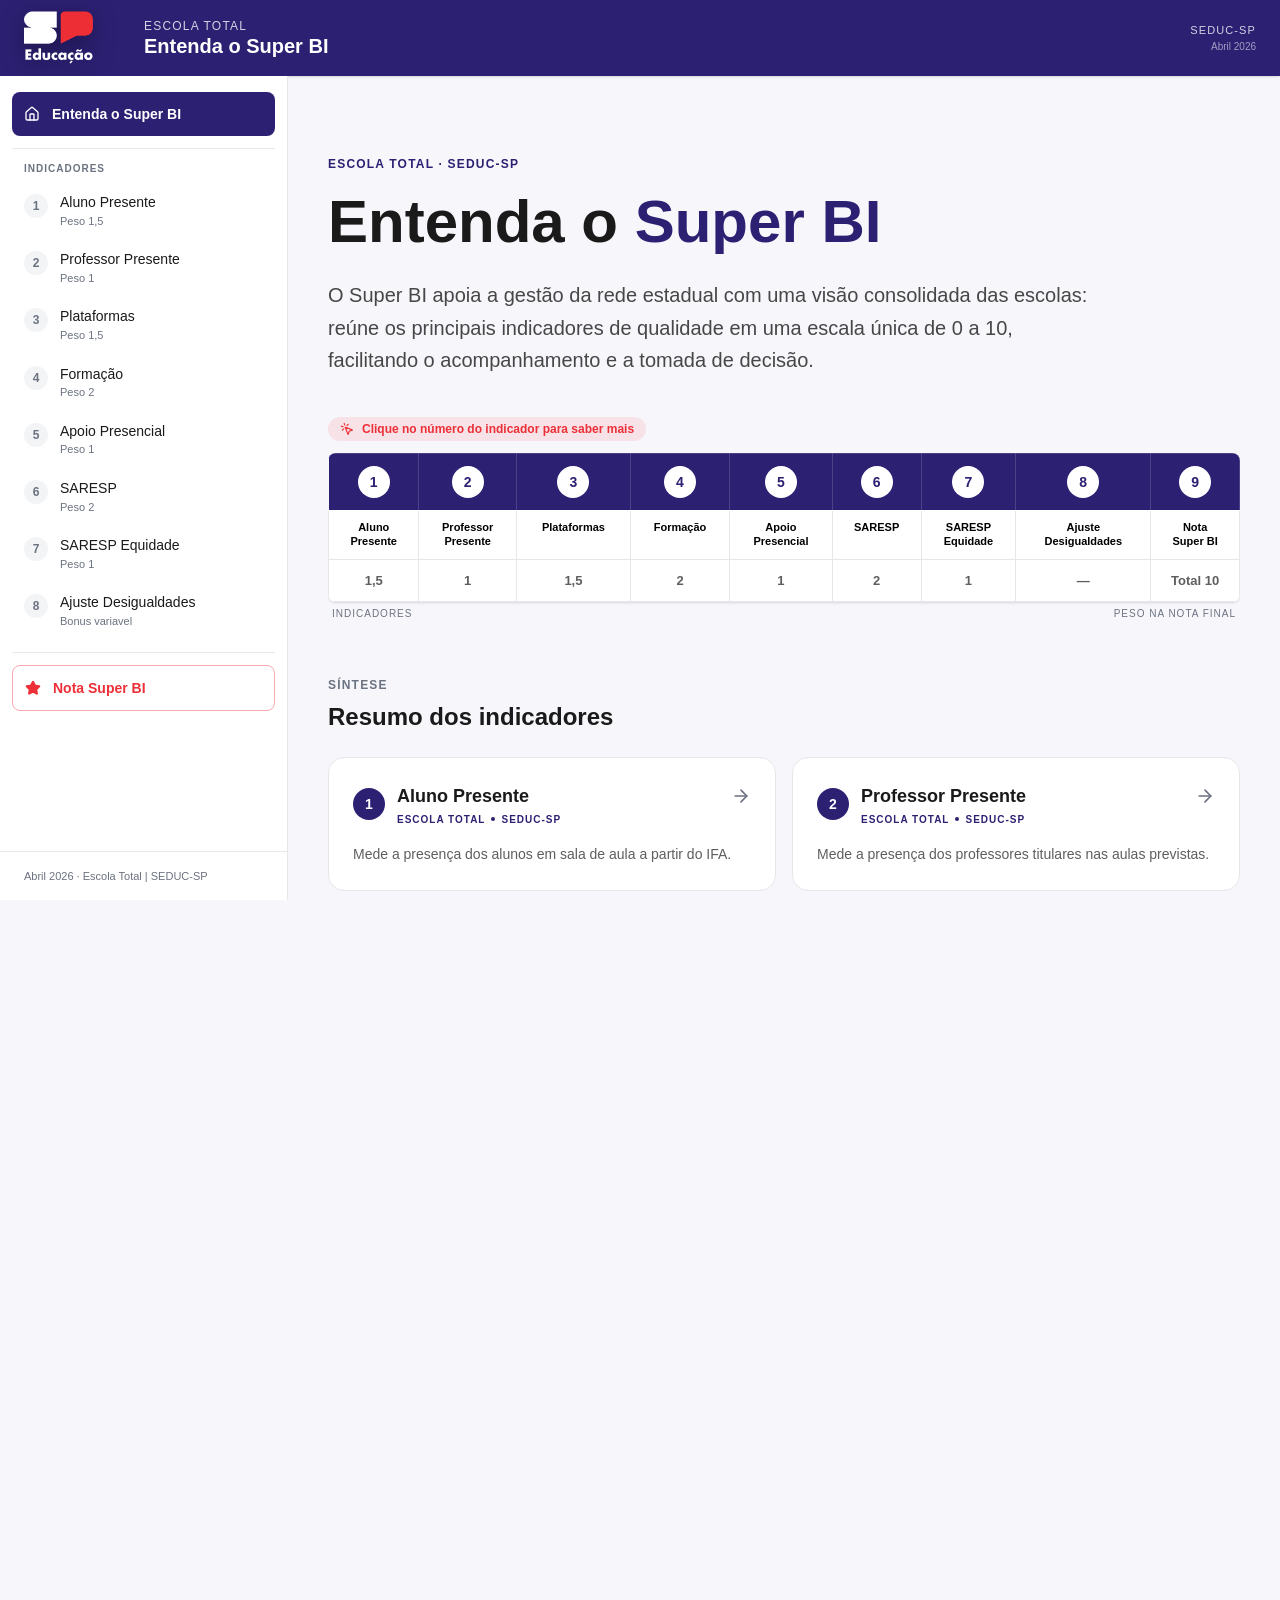
<file: entenda-super-bi/index.html>
<!doctype html>
<html lang="pt-BR">
  <head>
    <meta charset="UTF-8" />
    <meta name="viewport" content="width=device-width, initial-scale=1.0" />
    <title>Entenda o Super BI · Escola Total · SEDUC-SP</title>
    <meta name="description" content="Explicação clara de cada indicador do Super BI 2026 da SEDUC-SP, com simuladores interativos." />
    <script type="module" crossorigin src="./assets/index-CKU4sby1.js"></script>
    <link rel="stylesheet" crossorigin href="./assets/index-DVgIN43b.css">
  </head>
  <body>
    <div id="root"></div>
  </body>
</html>
</file>
<file: entenda-super-bi/assets/index-DVgIN43b.css>
/*! tailwindcss v4.2.2 | MIT License | https://tailwindcss.com */
@layer properties{@supports (((-webkit-hyphens:none)) and (not (margin-trim:inline))) or ((-moz-orient:inline) and (not (color:rgb(from red r g b)))){*,:before,:after,::backdrop{--tw-translate-x:0;--tw-translate-y:0;--tw-translate-z:0;--tw-rotate-x:initial;--tw-rotate-y:initial;--tw-rotate-z:initial;--tw-skew-x:initial;--tw-skew-y:initial;--tw-scroll-snap-strictness:proximity;--tw-space-y-reverse:0;--tw-border-style:solid;--tw-gradient-position:initial;--tw-gradient-from:#0000;--tw-gradient-via:#0000;--tw-gradient-to:#0000;--tw-gradient-stops:initial;--tw-gradient-via-stops:initial;--tw-gradient-from-position:0%;--tw-gradient-via-position:50%;--tw-gradient-to-position:100%;--tw-leading:initial;--tw-font-weight:initial;--tw-tracking:initial;--tw-shadow:0 0 #0000;--tw-shadow-color:initial;--tw-shadow-alpha:100%;--tw-inset-shadow:0 0 #0000;--tw-inset-shadow-color:initial;--tw-inset-shadow-alpha:100%;--tw-ring-color:initial;--tw-ring-shadow:0 0 #0000;--tw-inset-ring-color:initial;--tw-inset-ring-shadow:0 0 #0000;--tw-ring-inset:initial;--tw-ring-offset-width:0px;--tw-ring-offset-color:#fff;--tw-ring-offset-shadow:0 0 #0000;--tw-blur:initial;--tw-brightness:initial;--tw-contrast:initial;--tw-grayscale:initial;--tw-hue-rotate:initial;--tw-invert:initial;--tw-opacity:initial;--tw-saturate:initial;--tw-sepia:initial;--tw-drop-shadow:initial;--tw-drop-shadow-color:initial;--tw-drop-shadow-alpha:100%;--tw-drop-shadow-size:initial;--tw-duration:initial;--tw-ease:initial}}}@layer theme{:root,:host{--font-sans:"Futura PT", Verdana, Geneva, sans-serif;--font-mono:ui-monospace, SFMono-Regular, Menlo, Monaco, Consolas, "Liberation Mono", "Courier New", monospace;--color-gray-50:oklch(98.5% .002 247.839);--color-gray-100:oklch(96.7% .003 264.542);--color-black:#000;--color-white:#fff;--spacing:.25rem;--container-3xl:48rem;--container-4xl:56rem;--container-5xl:64rem;--text-xs:.75rem;--text-xs--line-height:calc(1 / .75);--text-sm:.875rem;--text-sm--line-height:calc(1.25 / .875);--text-base:1rem;--text-base--line-height:calc(1.5 / 1);--text-lg:1.125rem;--text-lg--line-height:calc(1.75 / 1.125);--text-xl:1.25rem;--text-xl--line-height:calc(1.75 / 1.25);--text-2xl:1.5rem;--text-2xl--line-height:calc(2 / 1.5);--text-3xl:1.875rem;--text-3xl--line-height:calc(2.25 / 1.875);--text-4xl:2.25rem;--text-4xl--line-height:calc(2.5 / 2.25);--text-5xl:3rem;--text-5xl--line-height:1;--text-6xl:3.75rem;--text-6xl--line-height:1;--font-weight-medium:500;--font-weight-semibold:600;--font-weight-bold:700;--tracking-normal:0em;--tracking-widest:.1em;--leading-tight:1.25;--leading-snug:1.375;--leading-relaxed:1.625;--radius-md:.375rem;--radius-lg:.5rem;--radius-xl:.75rem;--radius-2xl:1rem;--ease-out:cubic-bezier(0, 0, .2, 1);--default-transition-duration:.15s;--default-transition-timing-function:cubic-bezier(.4, 0, .2, 1);--default-font-family:var(--font-sans);--default-mono-font-family:var(--font-mono);--color-primary:#2c2073;--color-accent:#ed2f37;--color-bg:#f7f7fb;--color-border:#e5e7eb;--color-muted:#6b7280;--color-text:#1a1a1a}}@layer base{*,:after,:before,::backdrop{box-sizing:border-box;border:0 solid;margin:0;padding:0}::file-selector-button{box-sizing:border-box;border:0 solid;margin:0;padding:0}html,:host{-webkit-text-size-adjust:100%;tab-size:4;line-height:1.5;font-family:var(--default-font-family,ui-sans-serif, system-ui, sans-serif, "Apple Color Emoji", "Segoe UI Emoji", "Segoe UI Symbol", "Noto Color Emoji");font-feature-settings:var(--default-font-feature-settings,normal);font-variation-settings:var(--default-font-variation-settings,normal);-webkit-tap-highlight-color:transparent}hr{height:0;color:inherit;border-top-width:1px}abbr:where([title]){-webkit-text-decoration:underline dotted;text-decoration:underline dotted}h1,h2,h3,h4,h5,h6{font-size:inherit;font-weight:inherit}a{color:inherit;-webkit-text-decoration:inherit;-webkit-text-decoration:inherit;-webkit-text-decoration:inherit;-webkit-text-decoration:inherit;text-decoration:inherit}b,strong{font-weight:bolder}code,kbd,samp,pre{font-family:var(--default-mono-font-family,ui-monospace, SFMono-Regular, Menlo, Monaco, Consolas, "Liberation Mono", "Courier New", monospace);font-feature-settings:var(--default-mono-font-feature-settings,normal);font-variation-settings:var(--default-mono-font-variation-settings,normal);font-size:1em}small{font-size:80%}sub,sup{vertical-align:baseline;font-size:75%;line-height:0;position:relative}sub{bottom:-.25em}sup{top:-.5em}table{text-indent:0;border-color:inherit;border-collapse:collapse}:-moz-focusring{outline:auto}progress{vertical-align:baseline}summary{display:list-item}ol,ul,menu{list-style:none}img,svg,video,canvas,audio,iframe,embed,object{vertical-align:middle;display:block}img,video{max-width:100%;height:auto}button,input,select,optgroup,textarea{font:inherit;font-feature-settings:inherit;font-variation-settings:inherit;letter-spacing:inherit;color:inherit;opacity:1;background-color:#0000;border-radius:0}::file-selector-button{font:inherit;font-feature-settings:inherit;font-variation-settings:inherit;letter-spacing:inherit;color:inherit;opacity:1;background-color:#0000;border-radius:0}:where(select:is([multiple],[size])) optgroup{font-weight:bolder}:where(select:is([multiple],[size])) optgroup option{padding-inline-start:20px}::file-selector-button{margin-inline-end:4px}::placeholder{opacity:1}@supports (not ((-webkit-appearance:-apple-pay-button))) or (contain-intrinsic-size:1px){::placeholder{color:currentColor}@supports (color:color-mix(in lab, red, red)){::placeholder{color:color-mix(in oklab, currentcolor 50%, transparent)}}}textarea{resize:vertical}::-webkit-search-decoration{-webkit-appearance:none}::-webkit-date-and-time-value{min-height:1lh;text-align:inherit}::-webkit-datetime-edit{display:inline-flex}::-webkit-datetime-edit-fields-wrapper{padding:0}::-webkit-datetime-edit{padding-block:0}::-webkit-datetime-edit-year-field{padding-block:0}::-webkit-datetime-edit-month-field{padding-block:0}::-webkit-datetime-edit-day-field{padding-block:0}::-webkit-datetime-edit-hour-field{padding-block:0}::-webkit-datetime-edit-minute-field{padding-block:0}::-webkit-datetime-edit-second-field{padding-block:0}::-webkit-datetime-edit-millisecond-field{padding-block:0}::-webkit-datetime-edit-meridiem-field{padding-block:0}::-webkit-calendar-picker-indicator{line-height:1}:-moz-ui-invalid{box-shadow:none}button,input:where([type=button],[type=reset],[type=submit]){appearance:button}::file-selector-button{appearance:button}::-webkit-inner-spin-button{height:auto}::-webkit-outer-spin-button{height:auto}[hidden]:where(:not([hidden=until-found])){display:none!important}}@layer components;@layer utilities{.absolute{position:absolute}.fixed{position:fixed}.relative{position:relative}.sticky{position:sticky}.inset-0{inset:calc(var(--spacing) * 0)}.inset-y-0{inset-block:calc(var(--spacing) * 0)}.end{inset-inline-end:var(--spacing)}.top-0{top:calc(var(--spacing) * 0)}.top-1\/2{top:50%}.-left-\[29px\]{left:-29px}.left-0{left:calc(var(--spacing) * 0)}.left-1\/2{left:50%}.left-2{left:calc(var(--spacing) * 2)}.left-14{left:calc(var(--spacing) * 14)}.z-30{z-index:30}.z-40{z-index:40}.z-50{z-index:50}.-mx-4{margin-inline:calc(var(--spacing) * -4)}.mx-3{margin-inline:calc(var(--spacing) * 3)}.mx-auto{margin-inline:auto}.my-3{margin-block:calc(var(--spacing) * 3)}.mt-0\.5{margin-top:calc(var(--spacing) * .5)}.mt-1{margin-top:calc(var(--spacing) * 1)}.mt-2{margin-top:calc(var(--spacing) * 2)}.mt-3{margin-top:calc(var(--spacing) * 3)}.mt-4{margin-top:calc(var(--spacing) * 4)}.mt-5{margin-top:calc(var(--spacing) * 5)}.mt-6{margin-top:calc(var(--spacing) * 6)}.mt-7{margin-top:calc(var(--spacing) * 7)}.mt-8{margin-top:calc(var(--spacing) * 8)}.mt-10{margin-top:calc(var(--spacing) * 10)}.mt-14{margin-top:calc(var(--spacing) * 14)}.mt-20{margin-top:calc(var(--spacing) * 20)}.mr-1{margin-right:calc(var(--spacing) * 1)}.mb-1{margin-bottom:calc(var(--spacing) * 1)}.mb-2{margin-bottom:calc(var(--spacing) * 2)}.mb-3{margin-bottom:calc(var(--spacing) * 3)}.mb-8{margin-bottom:calc(var(--spacing) * 8)}.mb-10{margin-bottom:calc(var(--spacing) * 10)}.block{display:block}.flex{display:flex}.grid{display:grid}.hidden{display:none}.inline{display:inline}.inline-block{display:inline-block}.inline-flex{display:inline-flex}.h-1{height:calc(var(--spacing) * 1)}.h-2{height:calc(var(--spacing) * 2)}.h-5{height:calc(var(--spacing) * 5)}.h-6{height:calc(var(--spacing) * 6)}.h-8{height:calc(var(--spacing) * 8)}.h-11{height:calc(var(--spacing) * 11)}.h-12{height:calc(var(--spacing) * 12)}.h-14{height:calc(var(--spacing) * 14)}.h-\[44px\]{height:44px}.h-\[var\(--header-h\)\]{height:var(--header-h)}.h-full{height:100%}.min-h-\[44px\]{min-height:44px}.min-h-\[64px\]{min-height:64px}.min-h-screen{min-height:100vh}.w-1{width:calc(var(--spacing) * 1)}.w-5{width:calc(var(--spacing) * 5)}.w-6{width:calc(var(--spacing) * 6)}.w-8{width:calc(var(--spacing) * 8)}.w-11{width:calc(var(--spacing) * 11)}.w-14{width:calc(var(--spacing) * 14)}.w-\[44px\]{width:44px}.w-\[82vw\]{width:82vw}.w-full{width:100%}.max-w-3xl{max-width:var(--container-3xl)}.max-w-4xl{max-width:var(--container-4xl)}.max-w-5xl{max-width:var(--container-5xl)}.max-w-\[320px\]{max-width:320px}.min-w-0{min-width:calc(var(--spacing) * 0)}.min-w-\[84px\]{min-width:84px}.min-w-\[760px\]{min-width:760px}.flex-1{flex:1}.shrink-0{flex-shrink:0}.border-collapse{border-collapse:collapse}.-translate-x-1\/2{--tw-translate-x:calc(calc(1 / 2 * 100%) * -1);translate:var(--tw-translate-x) var(--tw-translate-y)}.-translate-x-full{--tw-translate-x:-100%;translate:var(--tw-translate-x) var(--tw-translate-y)}.translate-x-0{--tw-translate-x:calc(var(--spacing) * 0);translate:var(--tw-translate-x) var(--tw-translate-y)}.-translate-y-1\/2{--tw-translate-y:calc(calc(1 / 2 * 100%) * -1);translate:var(--tw-translate-x) var(--tw-translate-y)}.transform{transform:var(--tw-rotate-x,) var(--tw-rotate-y,) var(--tw-rotate-z,) var(--tw-skew-x,) var(--tw-skew-y,)}.cursor-pointer{cursor:pointer}.snap-x{scroll-snap-type:x var(--tw-scroll-snap-strictness)}.snap-mandatory{--tw-scroll-snap-strictness:mandatory}.snap-start{scroll-snap-align:start}.flex-col{flex-direction:column}.items-baseline{align-items:baseline}.items-center{align-items:center}.items-end{align-items:flex-end}.items-start{align-items:flex-start}.justify-between{justify-content:space-between}.justify-center{justify-content:center}.gap-0{gap:calc(var(--spacing) * 0)}.gap-1{gap:calc(var(--spacing) * 1)}.gap-1\.5{gap:calc(var(--spacing) * 1.5)}.gap-2{gap:calc(var(--spacing) * 2)}.gap-3{gap:calc(var(--spacing) * 3)}.gap-4{gap:calc(var(--spacing) * 4)}.gap-5{gap:calc(var(--spacing) * 5)}:where(.space-y-0\.5>:not(:last-child)){--tw-space-y-reverse:0;margin-block-start:calc(calc(var(--spacing) * .5) * var(--tw-space-y-reverse));margin-block-end:calc(calc(var(--spacing) * .5) * calc(1 - var(--tw-space-y-reverse)))}:where(.space-y-2>:not(:last-child)){--tw-space-y-reverse:0;margin-block-start:calc(calc(var(--spacing) * 2) * var(--tw-space-y-reverse));margin-block-end:calc(calc(var(--spacing) * 2) * calc(1 - var(--tw-space-y-reverse)))}:where(.space-y-3>:not(:last-child)){--tw-space-y-reverse:0;margin-block-start:calc(calc(var(--spacing) * 3) * var(--tw-space-y-reverse));margin-block-end:calc(calc(var(--spacing) * 3) * calc(1 - var(--tw-space-y-reverse)))}.overflow-hidden{overflow:hidden}.overflow-x-auto{overflow-x:auto}.overflow-y-auto{overflow-y:auto}.rounded-2xl{border-radius:var(--radius-2xl)}.rounded-full{border-radius:3.40282e38px}.rounded-lg{border-radius:var(--radius-lg)}.rounded-md{border-radius:var(--radius-md)}.rounded-xl{border-radius:var(--radius-xl)}.border{border-style:var(--tw-border-style);border-width:1px}.border-t{border-top-style:var(--tw-border-style);border-top-width:1px}.border-r{border-right-style:var(--tw-border-style);border-right-width:1px}.border-b{border-bottom-style:var(--tw-border-style);border-bottom-width:1px}.border-l-2{border-left-style:var(--tw-border-style);border-left-width:2px}.border-dashed{--tw-border-style:dashed;border-style:dashed}.border-\[var\(--color-accent\)\]{border-color:var(--color-accent)}.border-\[var\(--color-accent\)\]\/15{border-color:#ed2f3726}@supports (color:color-mix(in lab, red, red)){.border-\[var\(--color-accent\)\]\/15{border-color:color-mix(in oklab, var(--color-accent) 15%, transparent)}}.border-\[var\(--color-accent\)\]\/30{border-color:#ed2f374d}@supports (color:color-mix(in lab, red, red)){.border-\[var\(--color-accent\)\]\/30{border-color:color-mix(in oklab, var(--color-accent) 30%, transparent)}}.border-\[var\(--color-accent\)\]\/40{border-color:#ed2f3766}@supports (color:color-mix(in lab, red, red)){.border-\[var\(--color-accent\)\]\/40{border-color:color-mix(in oklab, var(--color-accent) 40%, transparent)}}.border-\[var\(--color-border\)\]{border-color:var(--color-border)}.border-\[var\(--color-primary\)\]\/20{border-color:#2c207333}@supports (color:color-mix(in lab, red, red)){.border-\[var\(--color-primary\)\]\/20{border-color:color-mix(in oklab, var(--color-primary) 20%, transparent)}}.bg-\[var\(--color-accent\)\]{background-color:var(--color-accent)}.bg-\[var\(--color-accent\)\]\/10{background-color:#ed2f371a}@supports (color:color-mix(in lab, red, red)){.bg-\[var\(--color-accent\)\]\/10{background-color:color-mix(in oklab, var(--color-accent) 10%, transparent)}}.bg-\[var\(--color-primary\)\]{background-color:var(--color-primary)}.bg-\[var\(--color-primary\)\]\/5{background-color:#2c20730d}@supports (color:color-mix(in lab, red, red)){.bg-\[var\(--color-primary\)\]\/5{background-color:color-mix(in oklab, var(--color-primary) 5%, transparent)}}.bg-black\/50{background-color:#00000080}@supports (color:color-mix(in lab, red, red)){.bg-black\/50{background-color:color-mix(in oklab, var(--color-black) 50%, transparent)}}.bg-gray-100{background-color:var(--color-gray-100)}.bg-white{background-color:var(--color-white)}.bg-white\/20{background-color:#fff3}@supports (color:color-mix(in lab, red, red)){.bg-white\/20{background-color:color-mix(in oklab, var(--color-white) 20%, transparent)}}.bg-white\/60{background-color:#fff9}@supports (color:color-mix(in lab, red, red)){.bg-white\/60{background-color:color-mix(in oklab, var(--color-white) 60%, transparent)}}.bg-gradient-to-br{--tw-gradient-position:to bottom right in oklab;background-image:linear-gradient(var(--tw-gradient-stops))}.from-\[var\(--color-accent\)\]\/5{--tw-gradient-from:#ed2f370d}@supports (color:color-mix(in lab, red, red)){.from-\[var\(--color-accent\)\]\/5{--tw-gradient-from:color-mix(in oklab, var(--color-accent) 5%, transparent)}}.from-\[var\(--color-accent\)\]\/5{--tw-gradient-stops:var(--tw-gradient-via-stops,var(--tw-gradient-position), var(--tw-gradient-from) var(--tw-gradient-from-position), var(--tw-gradient-to) var(--tw-gradient-to-position))}.from-white{--tw-gradient-from:var(--color-white);--tw-gradient-stops:var(--tw-gradient-via-stops,var(--tw-gradient-position), var(--tw-gradient-from) var(--tw-gradient-from-position), var(--tw-gradient-to) var(--tw-gradient-to-position))}.to-gray-50{--tw-gradient-to:var(--color-gray-50);--tw-gradient-stops:var(--tw-gradient-via-stops,var(--tw-gradient-position), var(--tw-gradient-from) var(--tw-gradient-from-position), var(--tw-gradient-to) var(--tw-gradient-to-position))}.to-white{--tw-gradient-to:var(--color-white);--tw-gradient-stops:var(--tw-gradient-via-stops,var(--tw-gradient-position), var(--tw-gradient-from) var(--tw-gradient-from-position), var(--tw-gradient-to) var(--tw-gradient-to-position))}.object-contain{object-fit:contain}.p-0{padding:calc(var(--spacing) * 0)}.p-4{padding:calc(var(--spacing) * 4)}.p-5{padding:calc(var(--spacing) * 5)}.p-6{padding:calc(var(--spacing) * 6)}.px-1{padding-inline:calc(var(--spacing) * 1)}.px-2{padding-inline:calc(var(--spacing) * 2)}.px-3{padding-inline:calc(var(--spacing) * 3)}.px-4{padding-inline:calc(var(--spacing) * 4)}.px-5{padding-inline:calc(var(--spacing) * 5)}.px-6{padding-inline:calc(var(--spacing) * 6)}.py-1{padding-block:calc(var(--spacing) * 1)}.py-2{padding-block:calc(var(--spacing) * 2)}.py-2\.5{padding-block:calc(var(--spacing) * 2.5)}.py-3{padding-block:calc(var(--spacing) * 3)}.py-4{padding-block:calc(var(--spacing) * 4)}.py-6{padding-block:calc(var(--spacing) * 6)}.py-8{padding-block:calc(var(--spacing) * 8)}.pt-6{padding-top:calc(var(--spacing) * 6)}.pb-2{padding-bottom:calc(var(--spacing) * 2)}.pb-\[max\(1rem\,env\(safe-area-inset-bottom\)\)\]{padding-bottom:max(1rem, env(safe-area-inset-bottom))}.pl-5{padding-left:calc(var(--spacing) * 5)}.pl-\[108px\]{padding-left:108px}.text-center{text-align:center}.text-right{text-align:right}.align-middle{vertical-align:middle}.align-top{vertical-align:top}.font-mono{font-family:var(--font-mono)}.text-2xl{font-size:var(--text-2xl);line-height:var(--tw-leading,var(--text-2xl--line-height))}.text-3xl{font-size:var(--text-3xl);line-height:var(--tw-leading,var(--text-3xl--line-height))}.text-4xl{font-size:var(--text-4xl);line-height:var(--tw-leading,var(--text-4xl--line-height))}.text-base{font-size:var(--text-base);line-height:var(--tw-leading,var(--text-base--line-height))}.text-lg{font-size:var(--text-lg);line-height:var(--tw-leading,var(--text-lg--line-height))}.text-sm{font-size:var(--text-sm);line-height:var(--tw-leading,var(--text-sm--line-height))}.text-xl{font-size:var(--text-xl);line-height:var(--tw-leading,var(--text-xl--line-height))}.text-xs{font-size:var(--text-xs);line-height:var(--tw-leading,var(--text-xs--line-height))}.text-\[10px\]{font-size:10px}.text-\[11px\]{font-size:11px}.text-\[13px\]{font-size:13px}.text-\[15px\]{font-size:15px}.leading-relaxed{--tw-leading:var(--leading-relaxed);line-height:var(--leading-relaxed)}.leading-snug{--tw-leading:var(--leading-snug);line-height:var(--leading-snug)}.leading-tight{--tw-leading:var(--leading-tight);line-height:var(--leading-tight)}.font-bold{--tw-font-weight:var(--font-weight-bold);font-weight:var(--font-weight-bold)}.font-medium{--tw-font-weight:var(--font-weight-medium);font-weight:var(--font-weight-medium)}.font-semibold{--tw-font-weight:var(--font-weight-semibold);font-weight:var(--font-weight-semibold)}.tracking-normal{--tw-tracking:var(--tracking-normal);letter-spacing:var(--tracking-normal)}.tracking-widest{--tw-tracking:var(--tracking-widest);letter-spacing:var(--tracking-widest)}.whitespace-nowrap{white-space:nowrap}.whitespace-pre-line{white-space:pre-line}.text-\[var\(--color-accent\)\]{color:var(--color-accent)}.text-\[var\(--color-muted\)\]{color:var(--color-muted)}.text-\[var\(--color-primary\)\]{color:var(--color-primary)}.text-\[var\(--color-text\)\]{color:var(--color-text)}.text-\[var\(--color-text\)\]\/70{color:#1a1a1ab3}@supports (color:color-mix(in lab, red, red)){.text-\[var\(--color-text\)\]\/70{color:color-mix(in oklab, var(--color-text) 70%, transparent)}}.text-\[var\(--color-text\)\]\/80{color:#1a1a1acc}@supports (color:color-mix(in lab, red, red)){.text-\[var\(--color-text\)\]\/80{color:color-mix(in oklab, var(--color-text) 80%, transparent)}}.text-\[var\(--color-text\)\]\/90{color:#1a1a1ae6}@supports (color:color-mix(in lab, red, red)){.text-\[var\(--color-text\)\]\/90{color:color-mix(in oklab, var(--color-text) 90%, transparent)}}.text-black{color:var(--color-black)}.text-white{color:var(--color-white)}.text-white\/80{color:#fffc}@supports (color:color-mix(in lab, red, red)){.text-white\/80{color:color-mix(in oklab, var(--color-white) 80%, transparent)}}.normal-case{text-transform:none}.uppercase{text-transform:uppercase}.accent-\[var\(--color-primary\)\]{accent-color:var(--color-primary)}.opacity-70{opacity:.7}.opacity-80{opacity:.8}.shadow-md{--tw-shadow:0 4px 6px -1px var(--tw-shadow-color,#0000001a), 0 2px 4px -2px var(--tw-shadow-color,#0000001a);box-shadow:var(--tw-inset-shadow), var(--tw-inset-ring-shadow), var(--tw-ring-offset-shadow), var(--tw-ring-shadow), var(--tw-shadow)}.shadow-sm{--tw-shadow:0 1px 3px 0 var(--tw-shadow-color,#0000001a), 0 1px 2px -1px var(--tw-shadow-color,#0000001a);box-shadow:var(--tw-inset-shadow), var(--tw-inset-ring-shadow), var(--tw-ring-offset-shadow), var(--tw-ring-shadow), var(--tw-shadow)}.ring-2{--tw-ring-shadow:var(--tw-ring-inset,) 0 0 0 calc(2px + var(--tw-ring-offset-width)) var(--tw-ring-color,currentcolor);box-shadow:var(--tw-inset-shadow), var(--tw-inset-ring-shadow), var(--tw-ring-offset-shadow), var(--tw-ring-shadow), var(--tw-shadow)}.ring-\[var\(--color-accent\)\]\/30{--tw-ring-color:#ed2f374d}@supports (color:color-mix(in lab, red, red)){.ring-\[var\(--color-accent\)\]\/30{--tw-ring-color:color-mix(in oklab, var(--color-accent) 30%, transparent)}}.ring-white{--tw-ring-color:var(--color-white)}.drop-shadow-\[0_6px_12px_rgba\(0\,0\,0\,0\.35\)\]{--tw-drop-shadow-size:drop-shadow(0 6px 12px var(--tw-drop-shadow-color,#00000059));--tw-drop-shadow:var(--tw-drop-shadow-size);filter:var(--tw-blur,) var(--tw-brightness,) var(--tw-contrast,) var(--tw-grayscale,) var(--tw-hue-rotate,) var(--tw-invert,) var(--tw-saturate,) var(--tw-sepia,) var(--tw-drop-shadow,)}.filter{filter:var(--tw-blur,) var(--tw-brightness,) var(--tw-contrast,) var(--tw-grayscale,) var(--tw-hue-rotate,) var(--tw-invert,) var(--tw-saturate,) var(--tw-sepia,) var(--tw-drop-shadow,)}.transition{transition-property:color,background-color,border-color,outline-color,text-decoration-color,fill,stroke,--tw-gradient-from,--tw-gradient-via,--tw-gradient-to,opacity,box-shadow,transform,translate,scale,rotate,filter,-webkit-backdrop-filter,backdrop-filter,display,content-visibility,overlay,pointer-events;transition-timing-function:var(--tw-ease,var(--default-transition-timing-function));transition-duration:var(--tw-duration,var(--default-transition-duration))}.transition-opacity{transition-property:opacity;transition-timing-function:var(--tw-ease,var(--default-transition-timing-function));transition-duration:var(--tw-duration,var(--default-transition-duration))}.transition-transform{transition-property:transform,translate,scale,rotate;transition-timing-function:var(--tw-ease,var(--default-transition-timing-function));transition-duration:var(--tw-duration,var(--default-transition-duration))}.duration-200{--tw-duration:.2s;transition-duration:.2s}.ease-out{--tw-ease:var(--ease-out);transition-timing-function:var(--ease-out)}.select-none{-webkit-user-select:none;user-select:none}.group-open\:rotate-180:is(:where(.group):is([open],:popover-open,:open) *){rotate:180deg}@media (hover:hover){.group-hover\:translate-x-1:is(:where(.group):hover *){--tw-translate-x:calc(var(--spacing) * 1);translate:var(--tw-translate-x) var(--tw-translate-y)}.group-hover\:text-\[var\(--color-primary\)\]:is(:where(.group):hover *){color:var(--color-primary)}.hover\:border-\[var\(--color-primary\)\]:hover{border-color:var(--color-primary)}.hover\:bg-\[var\(--color-accent\)\]\/10:hover{background-color:#ed2f371a}@supports (color:color-mix(in lab, red, red)){.hover\:bg-\[var\(--color-accent\)\]\/10:hover{background-color:color-mix(in oklab, var(--color-accent) 10%, transparent)}}.hover\:bg-gray-100:hover{background-color:var(--color-gray-100)}.hover\:bg-white\/10:hover{background-color:#ffffff1a}@supports (color:color-mix(in lab, red, red)){.hover\:bg-white\/10:hover{background-color:color-mix(in oklab, var(--color-white) 10%, transparent)}}.hover\:text-\[var\(--color-primary\)\]:hover{color:var(--color-primary)}.hover\:shadow-md:hover{--tw-shadow:0 4px 6px -1px var(--tw-shadow-color,#0000001a), 0 2px 4px -2px var(--tw-shadow-color,#0000001a);box-shadow:var(--tw-inset-shadow), var(--tw-inset-ring-shadow), var(--tw-ring-offset-shadow), var(--tw-ring-shadow), var(--tw-shadow)}.hover\:ring-2:hover{--tw-ring-shadow:var(--tw-ring-inset,) 0 0 0 calc(2px + var(--tw-ring-offset-width)) var(--tw-ring-color,currentcolor);box-shadow:var(--tw-inset-shadow), var(--tw-inset-ring-shadow), var(--tw-ring-offset-shadow), var(--tw-ring-shadow), var(--tw-shadow)}.hover\:ring-white\/60:hover{--tw-ring-color:#fff9}@supports (color:color-mix(in lab, red, red)){.hover\:ring-white\/60:hover{--tw-ring-color:color-mix(in oklab, var(--color-white) 60%, transparent)}}}.active\:bg-white\/20:active{background-color:#fff3}@supports (color:color-mix(in lab, red, red)){.active\:bg-white\/20:active{background-color:color-mix(in oklab, var(--color-white) 20%, transparent)}}@media (width>=40rem){.sm\:block{display:block}.sm\:grid-cols-2{grid-template-columns:repeat(2,minmax(0,1fr))}}@media (width>=48rem){.md\:sticky{position:sticky}.md\:top-\[var\(--header-h\)\]{top:var(--header-h)}.md\:left-6{left:calc(var(--spacing) * 6)}.md\:mt-3{margin-top:calc(var(--spacing) * 3)}.md\:mt-5{margin-top:calc(var(--spacing) * 5)}.md\:flex{display:flex}.md\:hidden{display:none}.md\:h-\[69px\]{height:69px}.md\:h-\[calc\(100vh-var\(--header-h\)\)\]{height:calc(100vh - var(--header-h))}.md\:w-72{width:calc(var(--spacing) * 72)}.md\:w-\[69px\]{width:69px}.md\:min-w-\[220px\]{min-width:220px}.md\:shrink-0{flex-shrink:0}.md\:translate-x-0{--tw-translate-x:calc(var(--spacing) * 0);translate:var(--tw-translate-x) var(--tw-translate-y)}.md\:grid-cols-2{grid-template-columns:repeat(2,minmax(0,1fr))}.md\:grid-cols-\[auto_1fr\]{grid-template-columns:auto 1fr}.md\:flex-col{flex-direction:column}.md\:gap-5{gap:calc(var(--spacing) * 5)}.md\:border-r{border-right-style:var(--tw-border-style);border-right-width:1px}.md\:border-b-0{border-bottom-style:var(--tw-border-style);border-bottom-width:0}.md\:border-\[var\(--color-border\)\]{border-color:var(--color-border)}.md\:bg-white{background-color:var(--color-white)}.md\:p-5{padding:calc(var(--spacing) * 5)}.md\:p-6{padding:calc(var(--spacing) * 6)}.md\:p-8{padding:calc(var(--spacing) * 8)}.md\:px-6{padding-inline:calc(var(--spacing) * 6)}.md\:px-10{padding-inline:calc(var(--spacing) * 10)}.md\:py-4{padding-block:calc(var(--spacing) * 4)}.md\:py-14{padding-block:calc(var(--spacing) * 14)}.md\:py-20{padding-block:calc(var(--spacing) * 20)}.md\:pl-36{padding-left:calc(var(--spacing) * 36)}.md\:text-2xl{font-size:var(--text-2xl);line-height:var(--tw-leading,var(--text-2xl--line-height))}.md\:text-4xl{font-size:var(--text-4xl);line-height:var(--tw-leading,var(--text-4xl--line-height))}.md\:text-5xl{font-size:var(--text-5xl);line-height:var(--tw-leading,var(--text-5xl--line-height))}.md\:text-6xl{font-size:var(--text-6xl);line-height:var(--tw-leading,var(--text-6xl--line-height))}.md\:text-base{font-size:var(--text-base);line-height:var(--tw-leading,var(--text-base--line-height))}.md\:text-xl{font-size:var(--text-xl);line-height:var(--tw-leading,var(--text-xl--line-height))}.md\:text-xs{font-size:var(--text-xs);line-height:var(--tw-leading,var(--text-xs--line-height))}.md\:transition-none{transition-property:none}}}html,body,#root{height:100%;margin:0}body{background:var(--color-bg);color:var(--color-text);font-family:var(--font-sans);-webkit-font-smoothing:antialiased;-moz-osx-font-smoothing:grayscale}*{box-sizing:border-box}:root{--header-h:64px}@media (width>=768px){:root{--header-h:76px}}html,body{overflow-x:hidden}@media (prefers-reduced-motion:reduce){.motion-safe\:transition{transition:none!important}}@property --tw-translate-x{syntax:"*";inherits:false;initial-value:0}@property --tw-translate-y{syntax:"*";inherits:false;initial-value:0}@property --tw-translate-z{syntax:"*";inherits:false;initial-value:0}@property --tw-rotate-x{syntax:"*";inherits:false}@property --tw-rotate-y{syntax:"*";inherits:false}@property --tw-rotate-z{syntax:"*";inherits:false}@property --tw-skew-x{syntax:"*";inherits:false}@property --tw-skew-y{syntax:"*";inherits:false}@property --tw-scroll-snap-strictness{syntax:"*";inherits:false;initial-value:proximity}@property --tw-space-y-reverse{syntax:"*";inherits:false;initial-value:0}@property --tw-border-style{syntax:"*";inherits:false;initial-value:solid}@property --tw-gradient-position{syntax:"*";inherits:false}@property --tw-gradient-from{syntax:"<color>";inherits:false;initial-value:#0000}@property --tw-gradient-via{syntax:"<color>";inherits:false;initial-value:#0000}@property --tw-gradient-to{syntax:"<color>";inherits:false;initial-value:#0000}@property --tw-gradient-stops{syntax:"*";inherits:false}@property --tw-gradient-via-stops{syntax:"*";inherits:false}@property --tw-gradient-from-position{syntax:"<length-percentage>";inherits:false;initial-value:0%}@property --tw-gradient-via-position{syntax:"<length-percentage>";inherits:false;initial-value:50%}@property --tw-gradient-to-position{syntax:"<length-percentage>";inherits:false;initial-value:100%}@property --tw-leading{syntax:"*";inherits:false}@property --tw-font-weight{syntax:"*";inherits:false}@property --tw-tracking{syntax:"*";inherits:false}@property --tw-shadow{syntax:"*";inherits:false;initial-value:0 0 #0000}@property --tw-shadow-color{syntax:"*";inherits:false}@property --tw-shadow-alpha{syntax:"<percentage>";inherits:false;initial-value:100%}@property --tw-inset-shadow{syntax:"*";inherits:false;initial-value:0 0 #0000}@property --tw-inset-shadow-color{syntax:"*";inherits:false}@property --tw-inset-shadow-alpha{syntax:"<percentage>";inherits:false;initial-value:100%}@property --tw-ring-color{syntax:"*";inherits:false}@property --tw-ring-shadow{syntax:"*";inherits:false;initial-value:0 0 #0000}@property --tw-inset-ring-color{syntax:"*";inherits:false}@property --tw-inset-ring-shadow{syntax:"*";inherits:false;initial-value:0 0 #0000}@property --tw-ring-inset{syntax:"*";inherits:false}@property --tw-ring-offset-width{syntax:"<length>";inherits:false;initial-value:0}@property --tw-ring-offset-color{syntax:"*";inherits:false;initial-value:#fff}@property --tw-ring-offset-shadow{syntax:"*";inherits:false;initial-value:0 0 #0000}@property --tw-blur{syntax:"*";inherits:false}@property --tw-brightness{syntax:"*";inherits:false}@property --tw-contrast{syntax:"*";inherits:false}@property --tw-grayscale{syntax:"*";inherits:false}@property --tw-hue-rotate{syntax:"*";inherits:false}@property --tw-invert{syntax:"*";inherits:false}@property --tw-opacity{syntax:"*";inherits:false}@property --tw-saturate{syntax:"*";inherits:false}@property --tw-sepia{syntax:"*";inherits:false}@property --tw-drop-shadow{syntax:"*";inherits:false}@property --tw-drop-shadow-color{syntax:"*";inherits:false}@property --tw-drop-shadow-alpha{syntax:"<percentage>";inherits:false;initial-value:100%}@property --tw-drop-shadow-size{syntax:"*";inherits:false}@property --tw-duration{syntax:"*";inherits:false}@property --tw-ease{syntax:"*";inherits:false}
</file>
